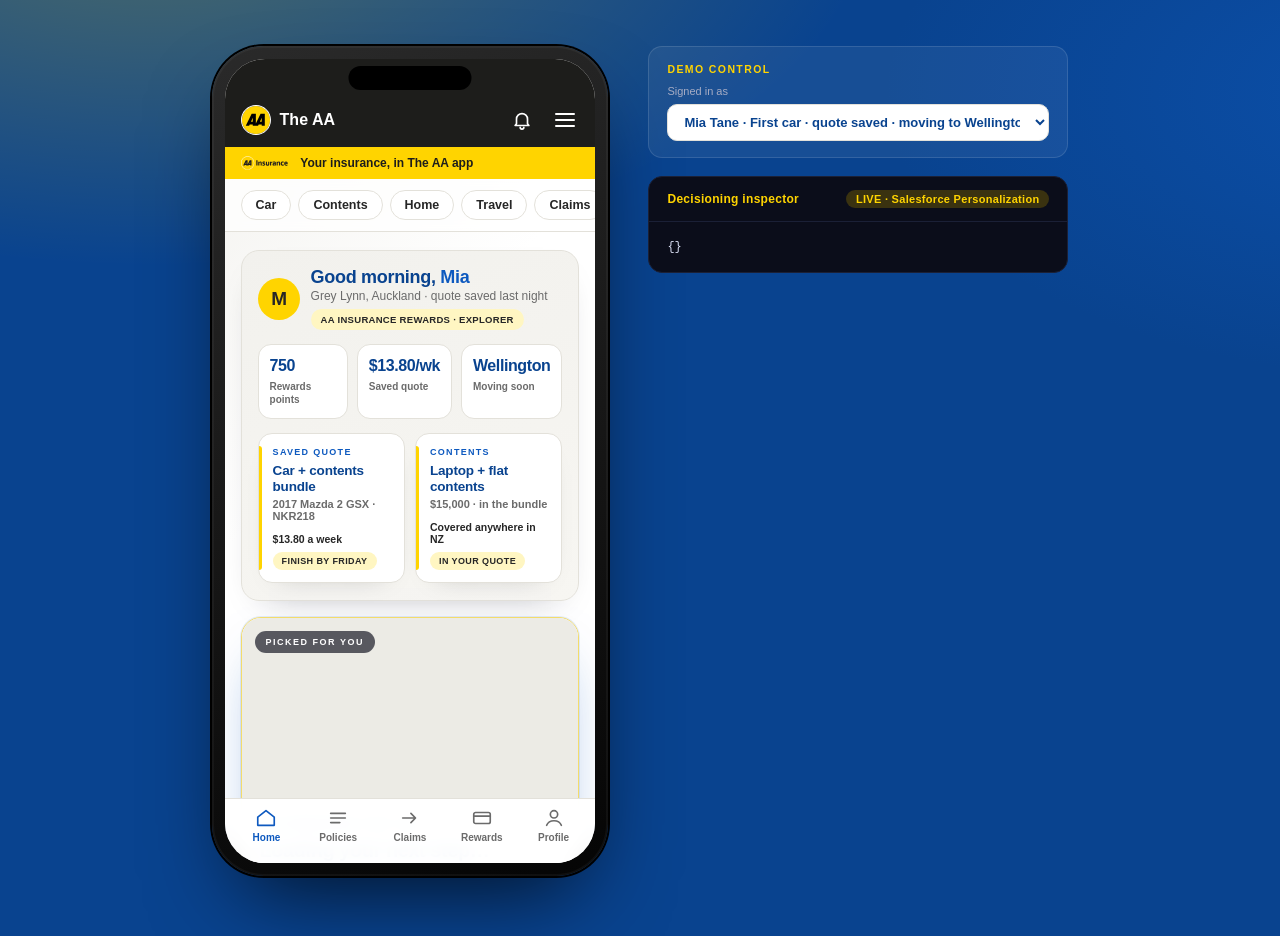
<file: index.html>
<!DOCTYPE html>
<html lang="en">
<head>
  <meta charset="utf-8" />
  <meta name="viewport" content="width=device-width, initial-scale=1" />
  <title>AA Insurance — car, home and contents insurance</title>
  <link rel="preconnect" href="https://fonts.googleapis.com" />
  <link href="https://fonts.googleapis.com/css2?family=Inter:wght@400;500;600;700;800;900&display=swap" rel="stylesheet" />
  <link rel="stylesheet" href="styles.css" />
  <link rel="icon" type="image/png" href="assets/aai-icon.png" />
  <link rel="apple-touch-icon" href="assets/aai-icon.png" />

  <!-- Data 360 Web & Mobile App connector beacon. Embedded as the first script
       per the connector Integration Guide so data collection initialises before
       anything else. Same URL lives in config.js (BEACON_URL). Harness-shared
       across demos — serve isolation is per-person in the recommender. -->
  <script src="https://cdn.c360a.salesforce.com/beacon/c360a/5e39738b-7dd0-46b3-b82d-10a7983da2fd/scripts/c360a.min.js" async></script>

  <!-- config MUST load before app.js -->
  <script src="config.js"></script>
</head>
<body class="ff">
  <div class="stage">

    <!-- The AA app (AA Insurance inside it), in a phone device frame. -->
    <div class="phone">
      <div class="phone-shell">
        <div class="phone-notch"></div>
        <div class="phone-screen" id="phone-screen">

          <!-- AA Insurance lives inside The AA app (no standalone insurance app): NZAA header, then the
               AA Insurance strip, as in the SE's designs. -->
          <header class="site nz">
            <a class="brand" href="#" aria-label="The AA">
              <img src="assets/nzaa-logo.svg" alt="AA" class="brand-logo" />
              <b class="wordmark">The AA</b>
            </a>
            <button class="icon-btn" aria-label="Notifications">
              <svg viewBox="0 0 24 24" aria-hidden="true"><path d="M6 16V11a6 6 0 1 1 12 0v5l1.5 2h-15L6 16Z"/><path d="M10 20a2 2 0 0 0 4 0"/></svg>
            </button>
            <button class="hamb" aria-label="Menu"><span></span><span></span><span></span></button>
          </header>
          <div class="aai-in">
            <img src="assets/aai-logo-se.svg" alt="AA Insurance" />
            <span>Your insurance, in The AA app</span>
          </div>

          <!-- Category chips. Browsing one fires a Product Browse event -> SP
               re-shapes the hero in session. -->
          <nav class="chips">
            <a href="#" data-cat="CAT_CAR" class="chip">Car</a>
            <a href="#" data-cat="CAT_CONTENTS" class="chip">Contents</a>
            <a href="#" data-cat="CAT_HOME" class="chip">Home</a>
            <a href="#" data-cat="CAT_TRAVEL" class="chip">Travel</a>
            <a href="#" data-cat="CAT_CLAIMS" class="chip">Claims</a>
          </nav>

          <main class="wrap">
            <!-- Logged-in customer summary. Hidden until a customer is selected;
                 populated per-persona from app.js (demo dressing, not SP data). -->
            <section class="account-summary" id="account-summary" hidden>
              <div class="greeting">
                <div class="avatar" id="acct-avatar">A</div>
                <div class="greeting-copy">
                  <div class="hello">Good morning, <b id="acct-name">there</b></div>
                  <div class="acct-sub" id="acct-since">Welcome back</div>
                  <span class="tier-chip" id="acct-tier">AA Insurance customer</span>
                </div>
              </div>
              <!-- Balance tiles. Injected by renderAccount(). -->
              <div class="stats-row" id="acct-stats"></div>
              <!-- Account / product cards injected by renderAccount() -->
              <div class="policy-grid" id="acct-policies"></div>
            </section>

            <!-- The personalization slot. SP (via DH's arbitrated decision) fills this. -->
            <section class="foryou" id="foryou">
              <div class="copy">
                <div class="eyebrow">Recommended for you</div>
                <h2 id="offer-heading">Loading your next step…</h2>
                <p id="offer-body"></p>
                <div class="cta-row">
                  <a class="cta" id="offer-cta" href="#">View</a>
                  <span class="src">decision: <b id="offer-source">—</b> · offer <b id="offer-code">—</b></span>
                </div>
              </div>
              <div class="art" id="offer-art"></div>
            </section>

            <!-- Recent activity. Injected per persona by renderAccount(). -->
            <section class="activity" id="acct-activity" hidden>
              <h4>Recent activity</h4>
              <div id="activity-rows"></div>
            </section>

            <div class="section-head">
              <h3 class="section">Our insurance</h3>
              <span class="hint">Tap a cover — your next step re-shapes in real time</span>
            </div>
            <div class="grid" id="catalog"></div>

            <section class="valueprops">
              <div class="vp"><div class="vp-ico">🏆</div><div><b>Most trusted</b><span>New Zealand's most trusted brand for Car, Home and Contents Insurance</span></div></div>
              <div class="vp"><div class="vp-ico">🔧</div><div><b>Lifetime repair guarantee</b><span>Agreed value cover on comprehensive car insurance</span></div></div>
              <div class="vp"><div class="vp-ico">🚗</div><div><b>AA Roadservice</b><span>0800 500 222, any time, anywhere in NZ</span></div></div>
            </section>
          </main>

          <footer class="site-foot">
            <div data-brand>AA Insurance</div>
            <span>Part of The New Zealand Automobile Association · 0800 500 213</span>
            <span class="fine">Demo app · personalization by Salesforce · illustrative only</span>
          </footer>

          <!-- Bottom tab bar (static demo chrome). -->
          <nav class="tabbar" aria-label="App navigation">
            <a class="tb on" href="#"><svg viewBox="0 0 24 24" aria-hidden="true"><path d="M3 11 12 4l9 7v9H3z"/></svg><span>Home</span></a>
            <a class="tb" href="#"><svg viewBox="0 0 24 24" aria-hidden="true"><path d="M4 7h16M4 12h16M4 17h10"/></svg><span>Policies</span></a>
            <a class="tb" href="#"><svg viewBox="0 0 24 24" aria-hidden="true"><path d="M4 12h13M13 7l5 5-5 5"/></svg><span>Claims</span></a>
            <a class="tb" href="#"><svg viewBox="0 0 24 24" aria-hidden="true"><rect x="3" y="6" width="18" height="12" rx="2"/><path d="M3 10h18"/></svg><span>Rewards</span></a>
            <a class="tb" href="#"><svg viewBox="0 0 24 24" aria-hidden="true"><circle cx="12" cy="8" r="4"/><path d="M4 20c1.5-4 5-5 8-5s6.5 1 8 5"/></svg><span>Profile</span></a>
          </nav>

        </div><!-- /phone-screen -->
      </div><!-- /phone-shell -->
    </div><!-- /phone -->

    <!-- Presenter dock: demo controls + raw decision. Lives OUTSIDE the phone so
         the device stays a clean customer view while you narrate the decision. -->
    <aside class="dock">
      <div class="dock-card">
        <div class="dock-label">Demo control</div>
        <div class="account">
          <span class="account-label">Signed in as</span>
          <select id="who" aria-label="Signed-in customer">
            <option value="">Anonymous visitor</option>
          </select>
        </div>
      </div>

      <section class="inspector">
        <header>
          <b>Decisioning inspector</b>
          <span class="pill" id="mode-pill">—</span>
        </header>
        <pre id="decision-json">{}</pre>
      </section>
    </aside>

  </div><!-- /stage -->

  <script src="app.js"></script>
</body>
</html>
</file>
<file: styles.css>
:root {
  /* AA Insurance palette: AA yellow accent, AAI blue + navy ink, cream surfaces */
  --ink: #09438f;          /* headings / primary ink (AAI navy) */
  --eyebrow: #0d59bf;      /* blue eyebrow label */
  --pillbg: #fff6c2;       /* soft yellow pill background */
  --pillink: #262626;      /* pill text (charcoal) */
  --body: #262626;         /* body copy (charcoal) */
  --bar: #ffd400;          /* accent bar / divider (AA yellow) */
  --muted: #6b6b6b;        /* secondary text */
  --line: #e3e1da;         /* hairline borders */
  --white: #fff;
  --navy: #09438f;         /* deep stage / footer */
  --accent: #ffd400;       /* primary CTA / AA yellow */
  --blue: #0d59bf;         /* AAI blue */
  --cta-ink: #262626;      /* text on yellow */
  --card: #ffffff;
  --bg: #f2f1ed;           /* cream */
  --fd: Arial, Helvetica, sans-serif;
}
* { box-sizing: border-box; }
html, body { margin: 0; }
body {
  font-family: var(--fd);
  color: var(--ink);
  background: var(--bg);
  -webkit-font-smoothing: antialiased;
}

/* ─────────────────────────────────────────────────────────────────────
 * STAGE + PHONE DEVICE FRAME
 * The customer app renders inside a phone; the presenter dock sits beside
 * it. In-app layout is scoped to .phone-screen (not a viewport query)
 * because the narrow screen lives inside a wide desktop stage.
 * ───────────────────────────────────────────────────────────────────── */
body.ff {
  background:
    radial-gradient(1200px 600px at 12% -10%, rgba(255,212,0,.28), transparent 60%),
    radial-gradient(1000px 520px at 112% 10%, rgba(13,89,191,.55), transparent 55%),
    var(--navy);
  min-height: 100vh;
}
.stage {
  display: flex; align-items: flex-start; justify-content: center; gap: 40px;
  padding: 46px 32px 60px; max-width: 1180px; margin: 0 auto; flex-wrap: wrap;
}

.phone { flex: none; }
.phone-shell {
  width: max-content; padding: 13px; border-radius: 52px;
  background: linear-gradient(160deg, #2a2a2a, #050505);
  box-shadow:
    0 40px 90px -30px rgba(0,0,0,.8),
    0 0 0 2px #000,
    inset 0 0 0 2px rgba(255,255,255,.04);
  position: relative;
}
.phone-notch {
  position: absolute; top: 20px; left: 50%; transform: translateX(-50%);
  width: 31%; height: 24px; background: #000; border-radius: 16px; z-index: 40;
}
.phone-screen {
  position: relative; border-radius: 40px; overflow: hidden auto;
  aspect-ratio: 393 / 852;
  height: min(852px, calc(100vh - 96px));
  width: auto;
  scrollbar-width: none;
  background: linear-gradient(135deg, #f2f1ed 0%, #ffffff 42%, #ffffff 100%);
}
.phone-screen::-webkit-scrollbar { display: none; }

/* promo strip */
.promo-strip {
  background: linear-gradient(90deg, var(--navy), var(--blue));
  color: #fff; text-align: center; font-size: 11px; font-weight: 700;
  padding: 8px 14px 7px; letter-spacing: .4px; text-transform: uppercase;
  padding-top: 40px; /* clear the notch */
}

/* header — AA Insurance logo on white, yellow rule */
header.site {
  display: flex; align-items: center; gap: 14px;
  padding: 46px 18px 12px; background: #ffffff; border-bottom: 4px solid var(--accent);
  position: sticky; top: 0; z-index: 20;
}
.brand { display: flex; align-items: center; gap: 9px; text-decoration: none; margin-right: auto; }
.brand-logo { height: 30px; width: auto; display: block; }
.wordmark { font-weight: 800; font-size: 19px; letter-spacing: -.6px; color: var(--ink); }
.icon-btn { background: none; border: 0; padding: 4px; cursor: pointer; }
.icon-btn svg { width: 22px; height: 22px; fill: none; stroke: var(--ink); stroke-width: 1.8; stroke-linecap: round; stroke-linejoin: round; display: block; }
.hamb { background: none; border: 0; display: flex; flex-direction: column; gap: 4px; cursor: pointer; padding: 4px; }
.hamb span { width: 20px; height: 2px; background: var(--ink); border-radius: 2px; display: block; }

/* The AA app header (dark, NZAA logo) + AA Insurance strip, per the SE's designs */
header.site.nz { background: #1d1d1b; border-bottom: 0; padding: 46px 16px 12px; }
header.site.nz .brand-logo { height: 30px; width: 30px; }
header.site.nz .wordmark { color: #ffffff; font: 700 16px Arial, sans-serif; letter-spacing: 0; }
header.site.nz .icon-btn svg { stroke: #ffffff; }
header.site.nz .hamb span { background: #ffffff; }
.aai-in { display: flex; align-items: center; gap: 8px; background: #ffd400; padding: 7px 16px;
  font: 600 12px Arial, sans-serif; color: #1d1d1b; position: sticky; top: 88px; z-index: 19; }
.aai-in img { height: 18px; display: block; }

/* category chips */
nav.chips {
  display: flex; gap: 7px; padding: 11px 16px; background: rgba(255,255,255,.75);
  border-bottom: 1px solid var(--line); overflow-x: auto; white-space: nowrap;
  position: sticky; top: 120px; z-index: 15; scrollbar-width: none;
  backdrop-filter: blur(6px);
}
nav.chips::-webkit-scrollbar { display: none; }
nav.chips .chip {
  flex: none; color: var(--body); text-decoration: none; font-size: 12.5px; font-weight: 600;
  padding: 7px 14px; border-radius: 20px; border: 1px solid var(--line); background: #fff;
  transition: background .12s, color .12s, border-color .12s;
}
nav.chips .chip:hover { background: var(--pillbg); color: var(--pillink); border-color: var(--pillbg); }
nav.chips .chip.active { background: var(--accent); color: var(--cta-ink); border-color: var(--accent); }

.account { display: flex; align-items: center; gap: 9px; font-size: 13px; color: var(--muted); }
.account-label { white-space: nowrap; }
.account select {
  padding: 9px 12px; border: 1px solid var(--line); border-radius: 10px; font-size: 13px;
  font-weight: 600; color: var(--ink); background: #fff; cursor: pointer; width: 100%;
}

.wrap { padding: 18px 16px 30px; }

/* logged-in member summary — greeting + stats */
.account-summary {
  background: linear-gradient(160deg, #f2f1ed, #f7f6f2);
  border: 1px solid var(--line); border-radius: 18px;
  padding: 16px 16px 17px; margin-bottom: 16px;
  box-shadow: 0 14px 34px -24px rgba(20,22,39,.4);
}
.account-summary[hidden] { display: none; }
.greeting { display: flex; align-items: center; gap: 11px; margin-bottom: 14px; }
.greeting-copy { min-width: 0; margin-right: auto; }
.avatar {
  width: 42px; height: 42px; border-radius: 50%; flex: none;
  background: var(--accent);
  color: var(--cta-ink); font-weight: 800; font-size: 19px; text-transform: uppercase;
  display: flex; align-items: center; justify-content: center; letter-spacing: -1px;
}
.hello { font-size: 18px; font-weight: 700; letter-spacing: -.3px; color: var(--ink); }
.hello b { color: var(--blue); font-weight: 800; }
.acct-sub { font-size: 12px; color: var(--muted); margin-top: 1px; }
.tier-chip {
  display: inline-block; margin-top: 6px;
  font-size: 9.5px; font-weight: 800; letter-spacing: .3px; text-transform: uppercase;
  background: var(--pillbg); color: var(--pillink); padding: 5px 10px; border-radius: 20px;
  white-space: nowrap;
}

/* stats row — three tiles */
.stats-row { display: grid; grid-template-columns: repeat(3, 1fr); gap: 9px; margin-bottom: 14px; }
.stat {
  background: #fff; border: 1px solid var(--line); border-radius: 13px;
  padding: 12px 11px; text-align: left;
}
.stat .sv { display: block; font-size: 16px; font-weight: 800; letter-spacing: -.4px; color: var(--ink); line-height: 1.1; }
.stat .sl { display: block; font-size: 10px; color: var(--muted); margin-top: 5px; line-height: 1.3; font-weight: 600; }

/* ─────────────────────────────────────────────────────────────────────
 * POLICY / CARE TILES — the member's cover + recent roadside job.
 * Clean white cards, blue category label, status pill. A tile flagged
 * "soon" (.low) gets an amber status pill so the care-continuity beat reads.
 * ───────────────────────────────────────────────────────────────────── */
.policy-grid { display: grid; grid-template-columns: repeat(2, 1fr); gap: 10px; }
.pcell {
  position: relative; display: flex; flex-direction: column;
  background: #fff; border: 1px solid var(--line); border-radius: 14px;
  padding: 13px 14px 12px; min-height: 104px;
  box-shadow: 0 10px 26px -22px rgba(20,22,39,.4);
}
.pcell::before {
  content: ""; position: absolute; left: 0; top: 12px; bottom: 12px;
  width: 3px; border-radius: 0 3px 3px 0; background: var(--accent);
}
.pcell.low::before { background: #f0a515; }
.plabel {
  font-size: 9px; letter-spacing: 1.3px; text-transform: uppercase; font-weight: 800;
  color: var(--eyebrow); margin-bottom: 6px;
}
.pval { font-size: 13.5px; font-weight: 800; letter-spacing: -.2px; color: var(--ink); line-height: 1.25; }
.pfine { font-size: 11px; color: var(--muted); margin-top: 2px; font-weight: 600; }
.policy-foot {
  display: flex; flex-direction: column; align-items: flex-start; gap: 7px;
  margin-top: auto; padding-top: 11px;
}
.prem { font-size: 10.5px; color: var(--body); font-weight: 600; }
.renew {
  flex: none; font-size: 9px; font-weight: 800; letter-spacing: .4px; text-transform: uppercase;
  color: var(--pillink); background: var(--pillbg); padding: 4px 9px; border-radius: 20px;
  white-space: nowrap;
}
.renew.due { color: #8a5a00; background: #fdf0d2; }

/* ─────────────────────────────────────────────────────────────────────
 * "FOR YOU" HERO — the personalised, decisioned reward (primary card).
 * Image banner on top, copy below. app.js paints #offer-art's background
 * inline and fills #offer-heading / #offer-body / #offer-cta.
 * ───────────────────────────────────────────────────────────────────── */
.foryou {
  position: relative; display: flex; flex-direction: column;
  background: #fff; border: 1px solid #f3dc6b; border-radius: 20px;
  overflow: hidden; margin-bottom: 22px;
  box-shadow: 0 0 0 1px rgba(13,89,191,.10), 0 24px 54px -28px rgba(13,89,191,.7);
}
.foryou .art {
  order: -1; height: 184px; flex: none;
  background: #ecebe5 center/cover no-repeat;
  transition: background-image .3s ease;
}
/* "Picked for you" badge floated on the image */
.foryou .art::after {
  content: "Picked for you";
  position: absolute; top: 13px; left: 13px;
  background: rgba(11,13,26,.66); color: #fff;
  font-size: 9px; letter-spacing: 1.5px; text-transform: uppercase; font-weight: 800;
  padding: 6px 11px; border-radius: 20px; backdrop-filter: blur(5px);
}
.foryou .copy { padding: 17px 18px 19px; display: flex; flex-direction: column; }
.foryou .eyebrow {
  font-size: 10px; letter-spacing: 1.7px; text-transform: uppercase;
  color: var(--eyebrow); font-weight: 800; margin-bottom: 8px;
}
#offer-heading {
  font-size: 20px; line-height: 1.22; font-weight: 800; letter-spacing: -.45px;
  color: var(--ink); margin: 0 0 9px;
}
#offer-body { color: var(--body); font-size: 13.5px; line-height: 1.5; margin: 0 0 16px; }
#offer-body strong { color: var(--ink); font-weight: 800; }
.cta-row { display: flex; align-items: center; gap: 13px; flex-wrap: wrap; }
.cta {
  background: var(--accent);
  color: var(--cta-ink); text-decoration: none; font-weight: 800; font-size: 13.5px;
  padding: 12px 24px; border-radius: 6px; letter-spacing: .2px;
  box-shadow: 0 14px 28px -12px rgba(13,89,191,.7);
  transition: transform .1s, box-shadow .1s;
}
.cta:hover { transform: translateY(-1px); box-shadow: 0 18px 34px -12px rgba(13,89,191,.75); }
.src { font-size: 10.5px; color: var(--muted); line-height: 1.4; }
.src b { color: var(--ink); font-weight: 700; }

/* value props — clean benefits list */
.valueprops {
  background: #fff; border: 1px solid var(--line); border-radius: 16px;
  padding: 4px 16px; margin: 22px 0 4px;
  box-shadow: 0 12px 30px -24px rgba(20,22,39,.35);
}
.vp { display: flex; align-items: center; gap: 13px; padding: 13px 0; }
.vp + .vp { border-top: 1px solid var(--line); }
.vp-ico {
  flex: none; width: 42px; height: 42px; font-size: 20px;
  display: flex; align-items: center; justify-content: center;
  background: var(--pillbg); border-radius: 12px;
}
.vp b { display: block; font-size: 13px; color: var(--ink); font-weight: 800; letter-spacing: -.2px; }
.vp span { display: block; color: var(--muted); font-size: 11.5px; margin-top: 2px; line-height: 1.35; }

/* recommended-for-you heading */
.recs-head { margin: 4px 0 12px; }
.recs-title { font-size: 20px; font-weight: 800; letter-spacing: -.4px; margin: 0; color: var(--ink); }
.recs-sub { font-size: 12.5px; color: var(--body); margin: 5px 0 0; line-height: 1.45; }

/* recommendations row — two reward cards */
.recs {
  display: grid; grid-template-columns: repeat(2, 1fr); gap: 12px; margin-bottom: 22px;
}
.rc {
  background: #fff; border: 1px solid var(--line); border-radius: 16px; overflow: hidden;
  display: flex; flex-direction: column;
  box-shadow: 0 12px 30px -22px rgba(20,22,39,.4);
  transition: transform .14s, box-shadow .14s;
}
.rc:hover { transform: translateY(-2px); box-shadow: 0 18px 40px -22px rgba(20,22,39,.45); }
.rc-primary {
  grid-column: 1 / -1;
  border: 1px solid #f3dc6b;
  box-shadow: 0 0 0 1px rgba(13,89,191,.15), 0 18px 44px -24px rgba(13,89,191,.6);
}
.rc-img {
  height: 120px; background-size: cover; background-position: center;
  background-color: #ecebe5;
  transition: background-image .25s ease;
}
.rc-primary .rc-img { height: 160px; }
.rc-body { padding: 14px 15px 16px; display: flex; flex-direction: column; flex: 1; }
.rc .eyebrow {
  font-size: 9.5px; letter-spacing: 1.6px; text-transform: uppercase;
  color: var(--eyebrow); font-weight: 800; margin-bottom: 7px;
}
.rc h3 { font-size: 15.5px; margin: 0 0 4px; line-height: 1.2; font-weight: 800; letter-spacing: -.3px; color: var(--ink); }
.rc-primary h3 { font-size: 19px; }
.rc-partner {
  font-size: 11px; font-weight: 700; color: var(--pillink);
  background: var(--pillbg); align-self: flex-start;
  padding: 3px 9px; border-radius: 20px; margin-bottom: 8px;
}
.rc p { color: var(--body); font-size: 12.5px; line-height: 1.45; margin: 0 0 13px; }
.rc-primary p { font-size: 13.5px; }
.rc-cta {
  margin-top: auto; align-self: flex-start;
  background: var(--accent); color: var(--cta-ink); border: 0;
  padding: 10px 20px; border-radius: 6px; font-weight: 800; font-size: 13px;
  cursor: pointer; text-decoration: none; box-shadow: 0 10px 22px -10px rgba(13,89,191,.55);
  transition: transform .1s; letter-spacing: .2px;
}
.rc-cta:hover { transform: translateY(-1px); }
.rc-src { font-size: 10.5px; color: var(--muted); margin-top: 10px; }
.rc-src b { color: var(--ink); font-weight: 700; }

/* membership benefits strip */
.benefits {
  background: #fff; border: 1px solid var(--line); border-radius: 16px;
  padding: 15px 16px; margin-bottom: 20px;
}
.benefits h4 { font-size: 13px; font-weight: 800; margin: 0 0 11px; color: var(--ink); letter-spacing: -.2px; }
.benefit-row { display: flex; align-items: center; gap: 12px; padding: 7px 0; }
.benefit-row + .benefit-row { border-top: 1px solid var(--line); }
.benefit-row .bi { font-size: 18px; width: 24px; text-align: center; }
.benefit-row b { display: block; font-size: 13px; color: var(--ink); }
.benefit-row span { display: block; color: var(--muted); font-size: 11.5px; margin-top: 1px; }

/* section head */
.section-head { display: flex; align-items: baseline; justify-content: space-between; margin-bottom: 14px; gap: 10px; }
h3.section { font-size: 17px; font-weight: 800; letter-spacing: -.3px; margin: 0; color: var(--ink); }
.hint { font-size: 11.5px; color: var(--muted); text-align: right; }

/* catalog (partner rewards) */
.grid { display: grid; grid-template-columns: repeat(2, 1fr); gap: 12px; }
.product {
  background: var(--card); border: 1px solid var(--line); border-radius: 16px; overflow: hidden;
  cursor: pointer; transition: transform .14s, box-shadow .14s, border-color .14s;
}
.product:hover { transform: translateY(-3px); box-shadow: 0 16px 36px -18px rgba(20,22,39,.3); }
.product .ph { height: 96px; background: #f2f1ed center/cover no-repeat; }
.product .meta { padding: 12px 12px 14px; }
.product .chip {
  display: inline-block; font-size: 9.5px; font-weight: 800; letter-spacing: .4px; text-transform: uppercase;
  color: var(--pillink); background: var(--pillbg); padding: 3px 8px; border-radius: 20px; margin-bottom: 7px;
}
.product .name { font-weight: 700; font-size: 14px; letter-spacing: -.2px; line-height: 1.2; color: var(--ink); }
.product .sub { color: var(--muted); font-size: 11.5px; margin-top: 2px; }
.product .price { font-weight: 800; font-size: 14px; margin-top: 8px; color: var(--blue); }
.product.viewed { border-color: var(--accent); box-shadow: 0 0 0 2px var(--accent) inset; }

/* recent activity */
.activity {
  background: #fff; border: 1px solid var(--line); border-radius: 16px;
  padding: 15px 16px; margin-top: 20px;
}
.activity h4 { font-size: 13px; font-weight: 800; margin: 0 0 4px; color: var(--ink); letter-spacing: -.2px; }
.activity .alead { font-size: 11.5px; color: var(--muted); margin: 0 0 10px; }
.activity .arow { display: flex; justify-content: space-between; gap: 10px; padding: 7px 0; font-size: 12.5px; }
.activity .arow + .arow { border-top: 1px solid var(--line); }
.activity .arow b { display: block; font-weight: 700; color: var(--ink); }
.activity .arow .awhen { display: block; color: var(--muted); font-size: 11px; margin-top: 1px; }
.activity .arow .aamt { flex: none; font-weight: 700; color: var(--ink); white-space: nowrap; }
.activity .arow .aamt.in { color: #0b7a3b; }
.activity { margin: 0 0 22px !important; }
.activity[hidden] { display: none; }

/* bottom tab bar (sticks to the bottom of the phone screen) */
.tabbar {
  position: sticky; bottom: 0; z-index: 30; display: grid; grid-template-columns: repeat(5, 1fr);
  background: rgba(255,255,255,.96); border-top: 1px solid var(--line); padding: 8px 6px 20px;
  backdrop-filter: blur(8px); margin-top: -76px;
}
.tabbar .tb { display: flex; flex-direction: column; align-items: center; gap: 3px; text-decoration: none; color: var(--muted); font-size: 10px; font-weight: 700; }
.tabbar .tb svg { width: 22px; height: 22px; fill: none; stroke: currentColor; stroke-width: 1.8; stroke-linecap: round; stroke-linejoin: round; }
.tabbar .tb.on { color: var(--blue); }

/* footer */
.site-foot {
  display: flex; flex-direction: column; align-items: flex-start; gap: 6px;
  padding: 22px 18px 96px; font-size: 12px;
  background: var(--navy); color: #c7cbe0;
}
.site-foot [data-brand] { font-weight: 900; font-size: 18px; color: #fff; letter-spacing: -.6px; }
.site-foot .fine { font-size: 11px; color: #7a7f99; }

/* ─────────────────────────────────────────────────────────────────────
 * PRESENTER DOCK (outside the phone)
 * ───────────────────────────────────────────────────────────────────── */
.dock { flex: 1; min-width: 300px; max-width: 420px; display: flex; flex-direction: column; gap: 18px; position: sticky; top: 46px; }
.dock-card { background: rgba(255,255,255,.06); border: 1px solid rgba(255,255,255,.12); border-radius: 14px; padding: 16px 18px; }
.dock-label { font-size: 10.5px; letter-spacing: 1.4px; text-transform: uppercase; color: #ffd400; font-weight: 800; margin-bottom: 10px; }
.dock .account { flex-direction: column; align-items: stretch; gap: 7px; }
.dock .account-label { color: #a7acc4; font-size: 11px; }

/* decision inspector */
.inspector {
  background: #0b0d1a; color: #cdd6f5; border-radius: 14px;
  font-family: 'SF Mono', ui-monospace, Menlo, monospace; font-size: 12px;
  border: 1px solid #1b2036;
}
.inspector header { display: flex; justify-content: space-between; align-items: center; padding: 13px 18px; border-bottom: 1px solid #1b2036; }
.inspector header b { color: #ffd400; font-family: var(--fd); letter-spacing: .3px; }
.inspector pre { margin: 0; padding: 18px; overflow: auto; max-height: 420px; color: #d8ddf2; }
.pill { font-size: 11px; padding: 3px 10px; border-radius: 20px; background: #1b2340; color: #ffd400; font-family: var(--fd); font-weight: 700; letter-spacing: .3px; }
.pill.mock { background: #3a2a12; color: #f0b47a; }
.pill.live { background: #3a3210; color: #ffd400; }

/* responsive — stack the dock under the phone on narrow viewports */
@media (max-width: 900px) {
  .stage { gap: 28px; }
  .dock { position: static; max-width: 408px; width: 100%; }
}
</file>
